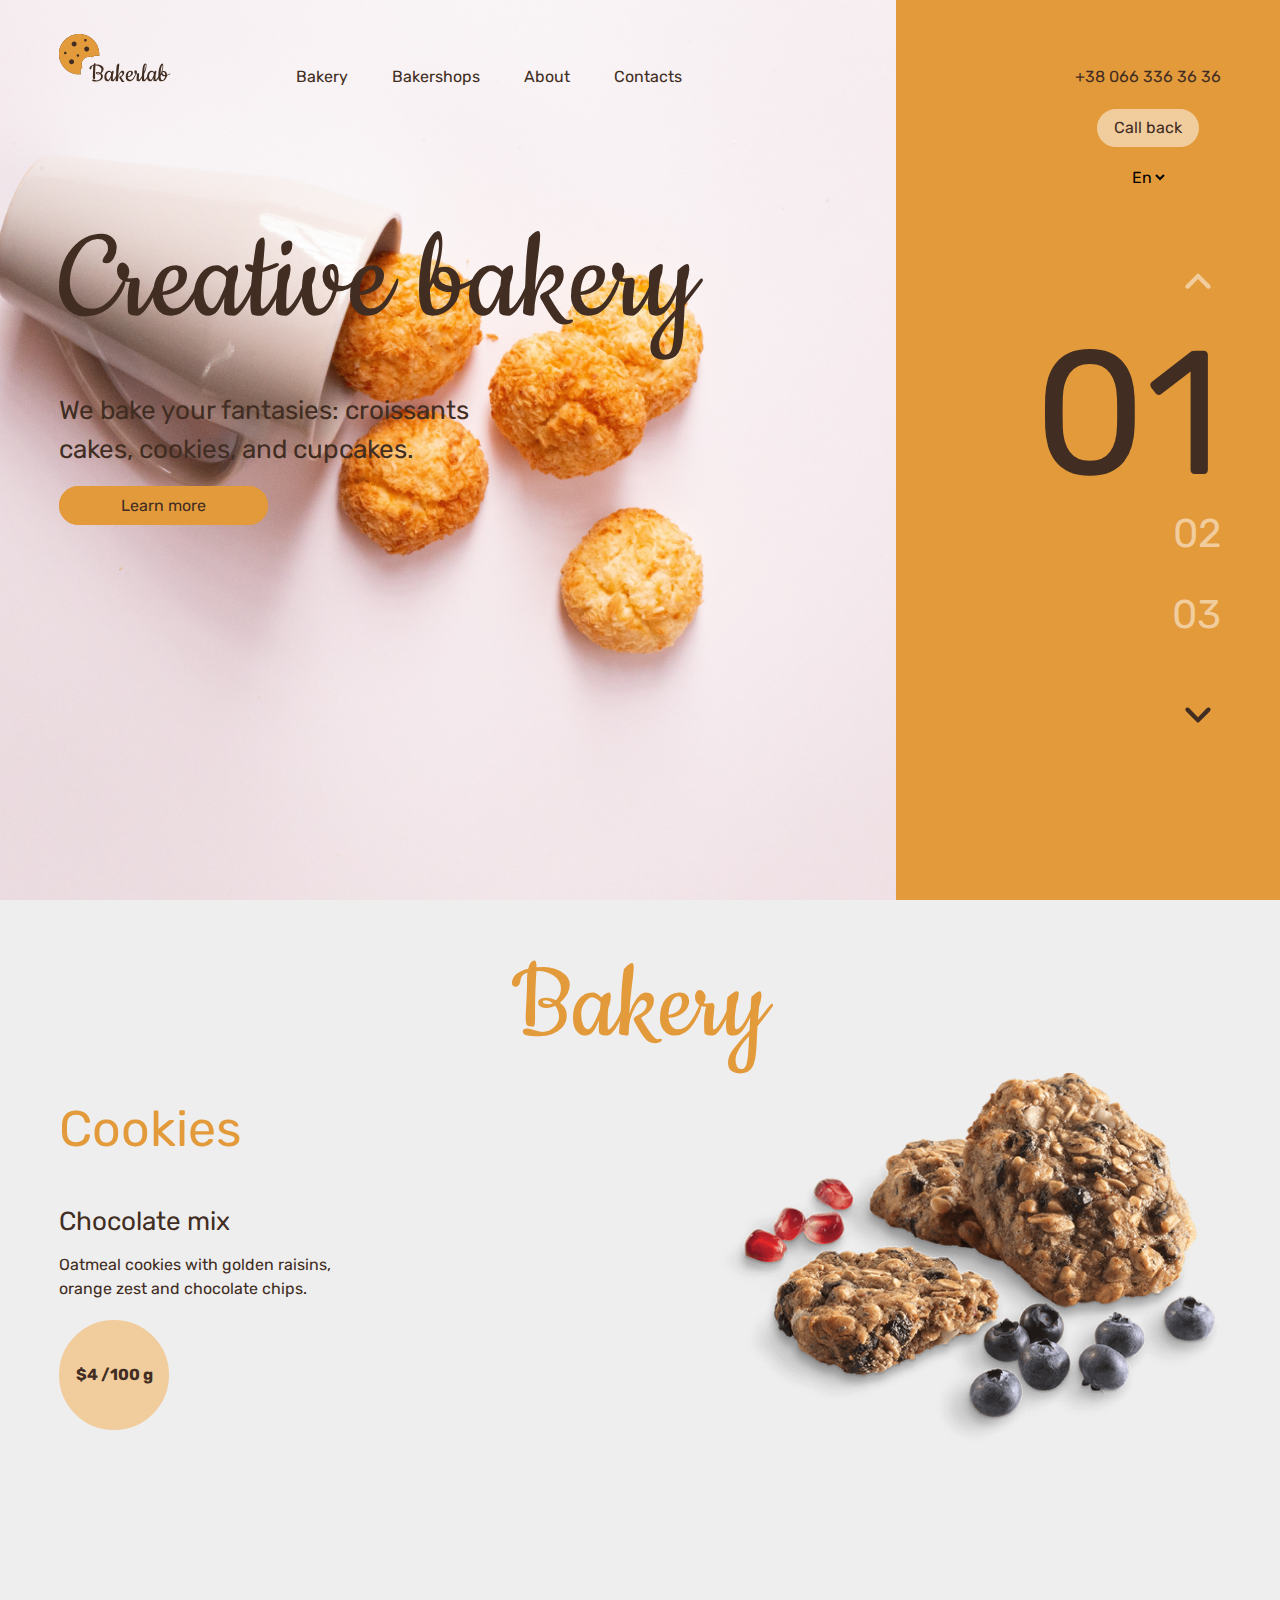
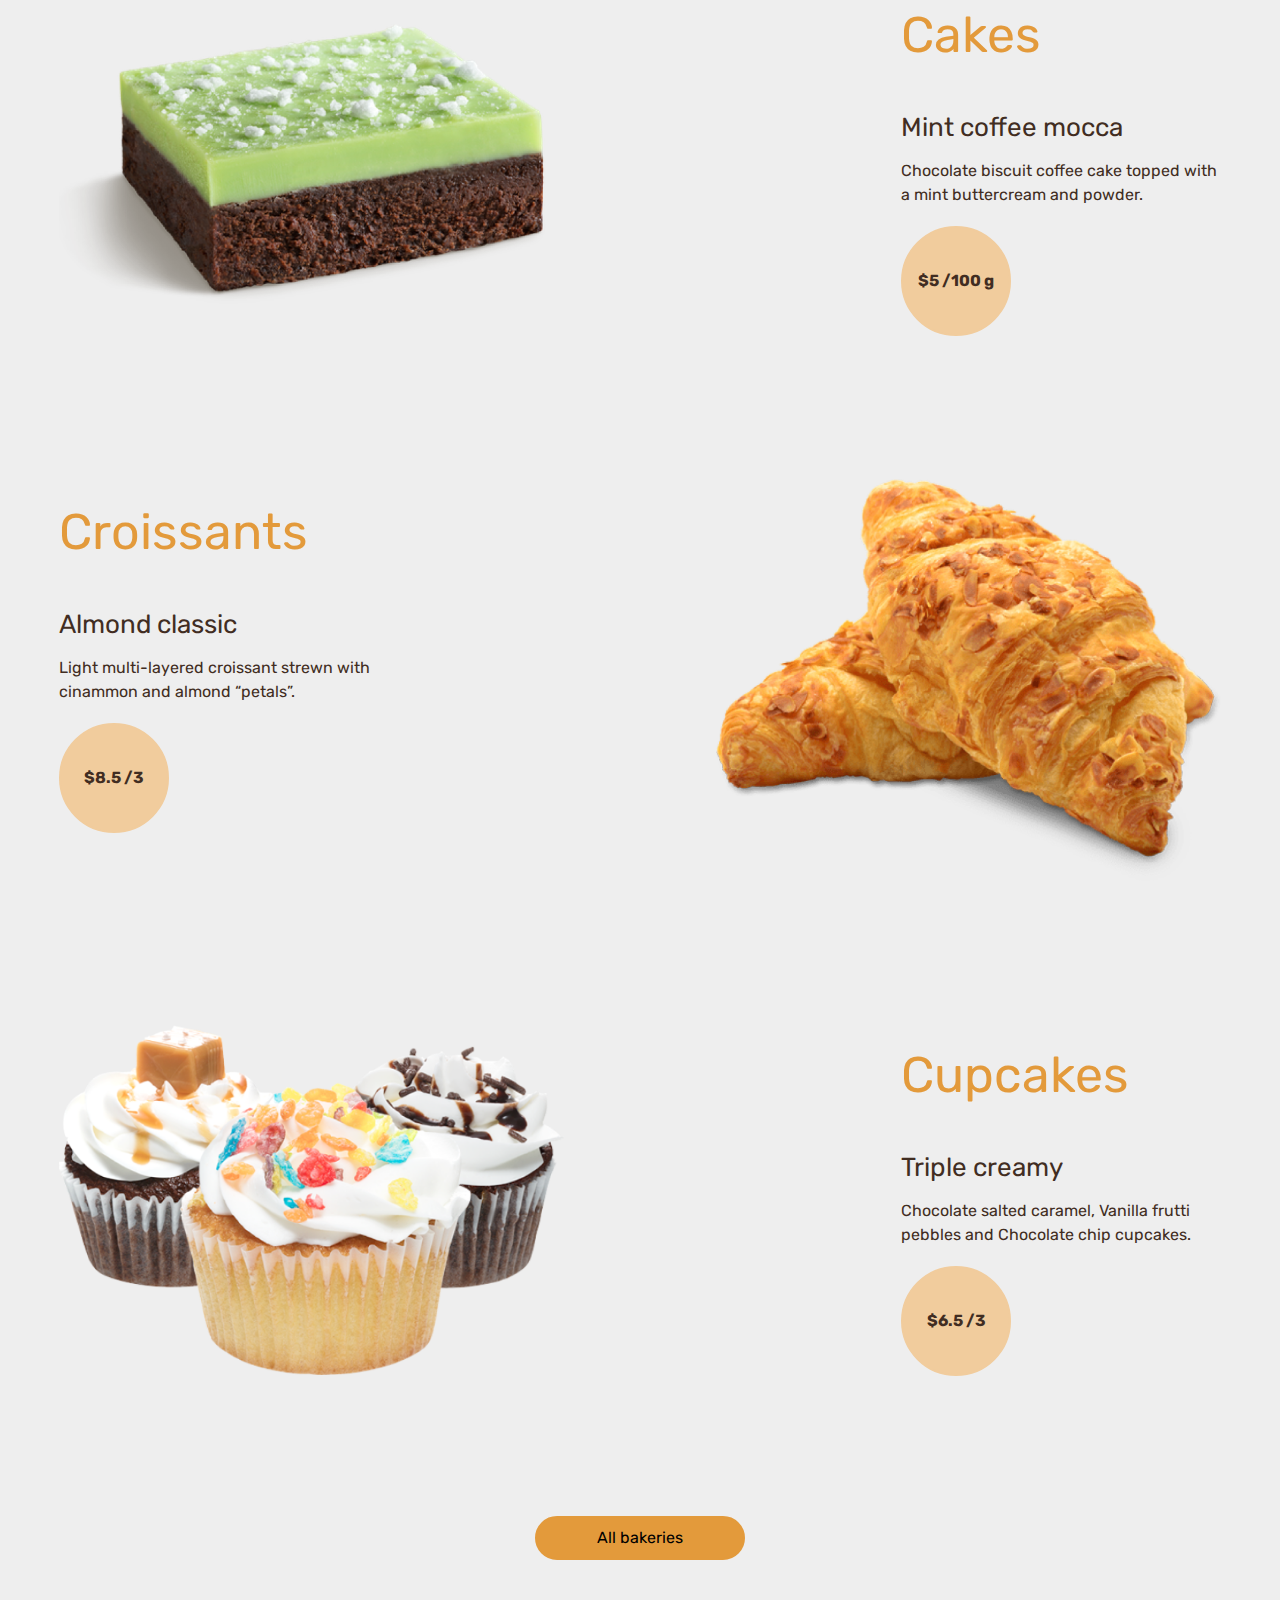
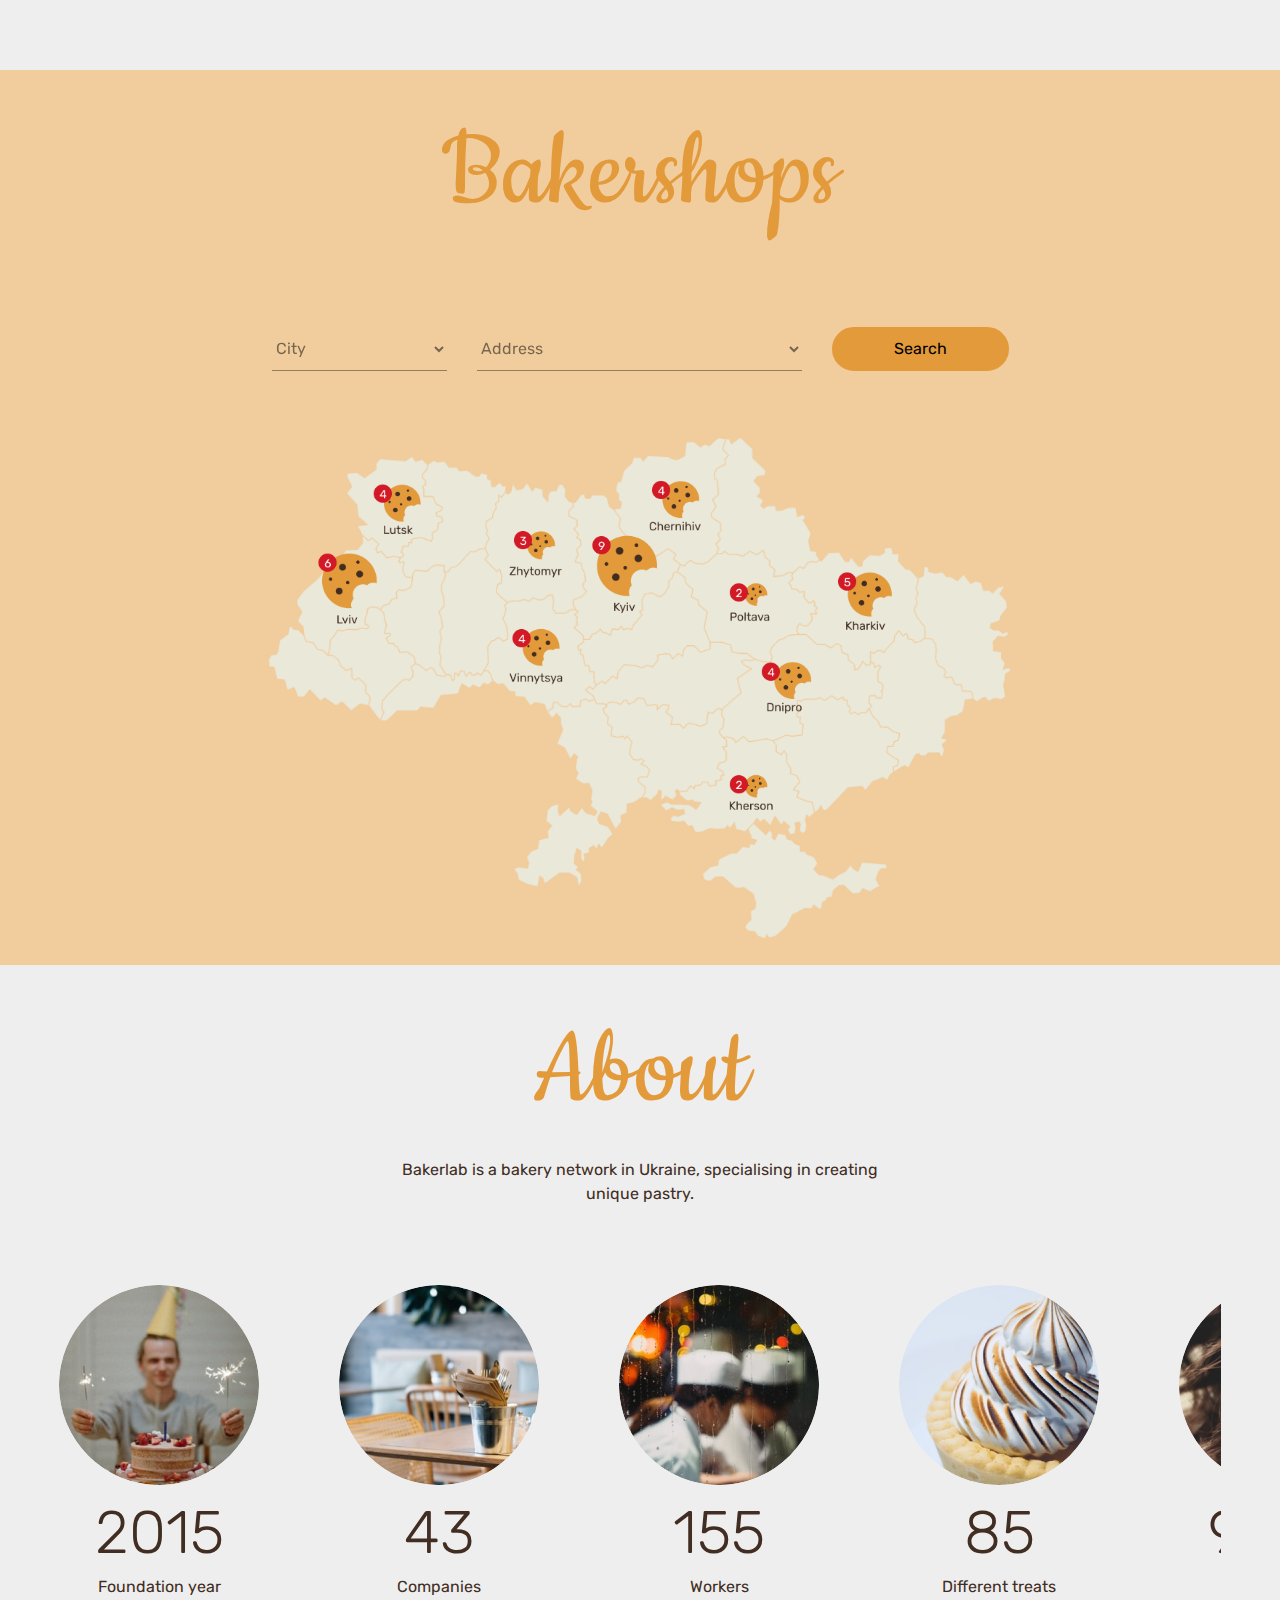
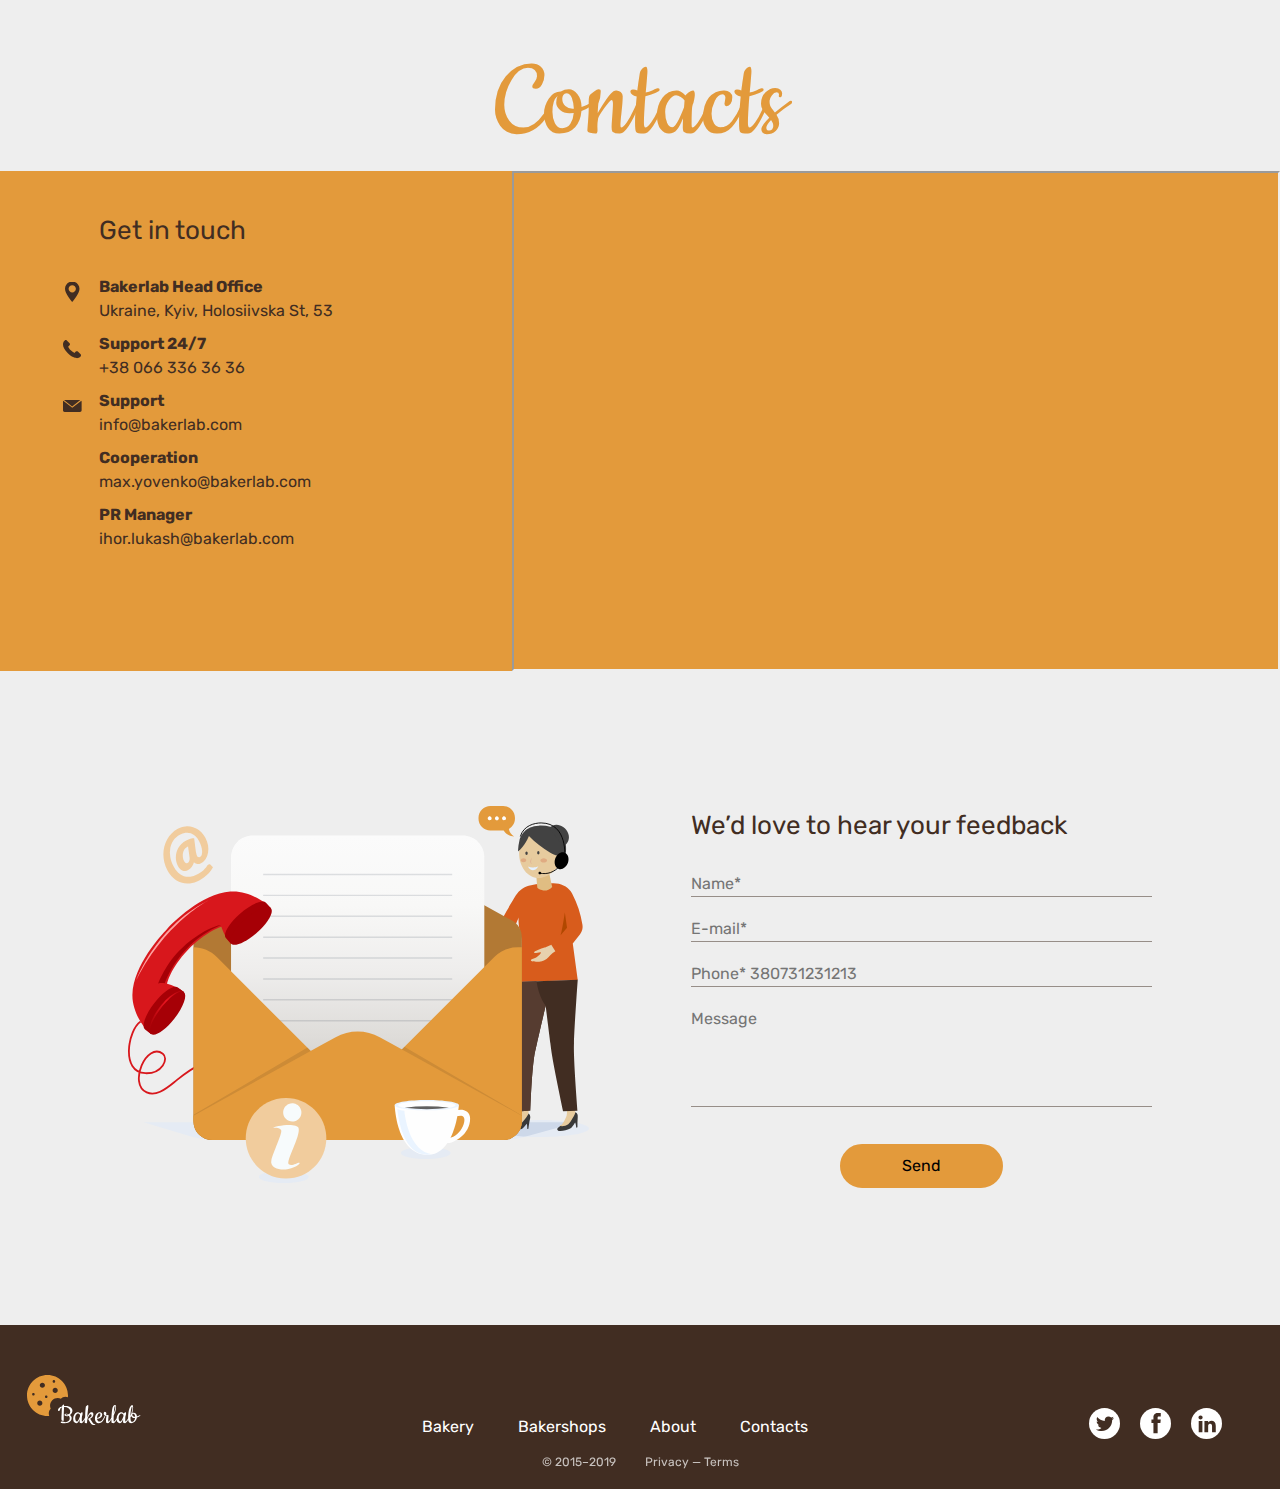
<file: index.html>
<!DOCTYPE html><html lang="en"><head><meta charset="UTF-8"><meta name="viewport" content="width=device-width, initial-scale=1.0"><title>Creative Bakery</title><link rel="stylesheet" href="main.84f94bdd.css"><link rel="shortcut icon" href="cookies.c7389770.svg"></head><body class="page"> <header class="header"> <div class="header__background-sliders"> <span class="header__background header__background-showing"></span> <span class="header__background"></span> <span class="header__background"></span> </div> <div class="header__container"> <div class="header__top"> <a href="#"> <img src="logo.afb66d21.svg" alt="Logo" class="header__logo"> </a> <div class="header__wrapper"> <div class="header__nav nav"> <ul class="nav__list nav__list--mobile"> <li class="nav__item nav__item--mobile"> <a href="#bakery" class="nav__link nav__link--mobile">Bakery</a> </li> <li class="nav__item nav__item--mobile"> <a href="#bakershops" class="nav__link nav__link--mobile">Bakershops</a> </li> <li class="nav__item nav__item--mobile"> <a href="#about" class="nav__link nav__link--mobile">About</a> </li> <li class="nav__item nav__item--mobile"> <a href="#contacts" class="nav__link nav__link--mobile">Contacts</a> </li> </ul> </div> <div class="header__call"> <a href="tel: +38 066 336 36 36" class="header__call-number">+38 066 336 36 36</a> <a href="tel: +38 066 336 36 36" class="header__call-button">Call back</a> <select class="header__select"> <option value="1">En</option> <option value="2">Ru</option> </select> </div> </div> <button class="header__burger" id="toggler"></button> </div> <div class="header__bottom"> <div class="header__left-bottom"> <h1 class="header__main-title">Creative bakery</h1> <p class="header__text"> We bake your fantasies: croissants <br> cakes, cookies, and cupcakes. <br> <span class="header__hiddenText"> Lorem ipsum dolor sit amet consectetur adipisicing elit. Temporibus explicabo sunt laudantium maxime odio. Temporibus nostrum molestiae quae deleniti debitis dolore provident ipsam! Modi, ipsa! </span> </p> <a class="header__button">Learn more</a> </div> <div class="header__right-bottom"> <button class="header__switchPrev header__switchPrev--passive"></button> <div class="header__number header__number--active">01</div> <div class="header__number">02</div> <div class="header__number">03</div> <button class="header__switchNext header__switchNext--active"></button> </div> </div> </div> </header> <main class="page__content content"> <section class="content__bakery bakery"> <h2 class="bakery__title" id="bakery">Bakery</h2> <div class="bakery__product product"> <div class="product__discription"> <h3 class="product__title">Cookies</h3> <h4 class="product__subtitle">Chocolate mix</h4> <p class="product__text">Oatmeal cookies with golden raisins, orange zest and chocolate chips. </p> <div class="product__button-price"> <span class="product__price">$4</span> <span class="product__amount">100 g</span> </div> </div> <div class="product__wrapper"> <img src="1.9d76d55e.png" alt="cookies" class="product__image"> </div> </div> <div class="bakery__product product product--revers"> <div class="product__discription"> <h3 class="product__title">Cakes</h3> <h4 class="product__subtitle">Mint coffee mocca</h4> <p class="product__text">Chocolate biscuit coffee cake topped with a mint buttercream and powder. </p> <div class="product__button-price"> <span class="product__price">$5</span> <span class="product__amount">100 g</span> </div> </div> <div class="product__wrapper product__wrapper--revers"> <img src="2.0a461f6a.png" alt="Cakes" class="product__image"> </div> </div> <div class="bakery__product product"> <div class="product__discription"> <h3 class="product__title">Croissants</h3> <h4 class="product__subtitle">Almond classic</h4> <p class="product__text">Light multi-layered croissant strewn with cinammon and almond “petals”. </p> <div class="product__button-price"> <span class="product__price">$8.5</span> <span class="product__amount">3</span> </div> </div> <div class="product__wrapper"> <img src="3.236c9367.png" alt="Croissants" class="product__image"> </div> </div> <div class="bakery__product product product--revers"> <div class="product__discription"> <h3 class="product__title">Cupcakes</h3> <h4 class="product__subtitle">Triple creamy</h4> <p class="product__text">Chocolate salted caramel, Vanilla frutti pebbles and Chocolate chip cupcakes. </p> <div class="product__button-price"> <span class="product__price">$6.5</span> <span class="product__amount">3</span> </div> </div> <div class="product__wrapper product__wrapper--revers"> <img src="4.eb648c22.png" alt="Cupcakes" class="product__image"> </div> </div> <div class="bakery__product product product--hidden"> <div class="product__discription"> <h3 class="product__title">Cookies</h3> <h4 class="product__subtitle">Chocolate mix</h4> <p class="product__text">Oatmeal cookies with golden raisins, orange zest and chocolate chips. </p> <div class="product__button-price"> <span class="product__price">$4</span> <span class="product__amount">100 g</span> </div> </div> <div class="product__wrapper"> <img src="1.9d76d55e.png" alt="cookies" class="product__image"> </div> </div> <div class="bakery__product product product--hidden product--revers"> <div class="product__discription"> <h3 class="product__title">Cakes</h3> <h4 class="product__subtitle">Mint coffee mocca</h4> <p class="product__text">Chocolate biscuit coffee cake topped with a mint buttercream and powder. </p> <div class="product__button-price"> <span class="product__price">$5</span> <span class="product__amount">100 g</span> </div> </div> <div class="product__wrapper product__wrapper--revers"> <img src="2.0a461f6a.png" alt="Cakes" class="product__image"> </div> </div> <button class="bakery__button">All bakeries</button> </section> <section class="content__bakershops bakershops" id="bakershops"> <h2 class="bakershops__title">Bakershops</h2> <div class="bakershops__container"> <div class="bakershops__search"> <select class="bakershops__list bakershops__list--city"> <option value="City">City</option> <option value="Chernihiv">Chernihiv</option> <option value="Dnipro">Dnipro</option> <option value="Kharkiv">Kharkiv</option> <option value="Kherson">Kherson</option> <option value="Kyiv">Kyiv</option> <option value="Lutsk">Lutsk</option> <option value="Lviv">Lviv</option> <option value="Poltava">Poltava</option> <option value="Vinnytsya">Vinnytsya</option> <option value="Zhytomyr">Zhytomyr</option> </select> <select class="bakershops__list bakershops__list--address"> <option value="Address">Address</option> <option value="Address1">Address 1</option> <option value="Address2">Address 2</option> <option value="Address3">Address 3</option> </select> <button class="bakershops__button">Search</button> </div> <img class="bakershops__image" src="map.a4a9e9d7.png" alt="map"> </div> </section> <section class="content__about about" id="about"> <h2 class="about__title">About</h2> <span class="about__text">Bakerlab is a bakery network in Ukraine, specialising in creating unique pastry. </span> <div class="about__container"> <div class="about__qualities qualities"> <img class="qualities__image" src="qualities_1.68ae4b34.png" alt="1"> <span class="qualities__value">2015</span> <span class="qualities__text">Foundation year</span> </div> <div class="about__qualities qualities"> <img class="qualities__image" src="qualities_2.0116c1e6.png" alt="1"> <span class="qualities__value">43</span> <span class="qualities__text">Companies</span> </div> <div class="about__qualities qualities"> <img class="qualities__image" src="qualities_3.d6dd3755.png" alt="1"> <span class="qualities__value">155</span> <span class="qualities__text">Workers</span> </div> <div class="about__qualities qualities"> <img class="qualities__image" src="qualities_4.526700f5.png" alt="1"> <span class="qualities__value">85</span> <span class="qualities__text">Different treats</span> </div> <div class="about__qualities qualities"> <img class="qualities__image" src="qualities_5.9553e34b.png" alt="1"> <span class="qualities__value">9580</span> <span class="qualities__text">Happy clients</span> </div> </div> </section> <section class="content__contacts contacts" id="contacts"> <div class="contacts__title-wrapper"> <h2 class="contacts__title">Contacts</h2> </div> <div class="contacts__container"> <div class="contacts__wrapper-info"> <div class="contacts__info"> <h3 class="contacts__subtitle">Get in touch</h3> <div class="contacts__info-container"> <a rel="noopener" target="_blank" href="https://www.google.com.ua/maps/search/Bakerlab+Head+Office+Ukraine,+Kyiv,+Holosiivska+St,+53/@50.3974538,30.5103708,17z/data=!3m1!4b1?hl=ru" class="contacts__text"> <span class="contacts__selected-text contacts__selected-text--place"> Bakerlab Head Office </span> <br> Ukraine, Kyiv, Holosiivska St, 53 </a> </div> <div class="contacts__info-container"> <a href="tel: +38 066 336 36 36" class="contacts__text"> <span class="contacts__selected-text contacts__selected-text--phone"> Support 24/7 </span> <br> +38 066 336 36 36 </a> </div> <div class="contacts__info-container"> <a href="mailto:info@bakerlab.com" class="contacts__text"> <span class="contacts__selected-text contacts__selected-text--letter"> Support </span> <br> info@bakerlab.com </a> </div> <div class="contacts__info-container"> <a href="mailto:max.yovenko@bakerlab.com" class="contacts__text"> <span class="contacts__selected-text"> Cooperation </span> <br> max.yovenko@bakerlab.com </a> </div> <div class="contacts__info-container"> <a href="mailto:ihor.lukash@bakerlab.com" class="contacts__text"> <span class="contacts__selected-text"> PR Manager </span> <br> ihor.lukash@bakerlab.com </a> </div> </div> <div class="contacts__google-map"> <iframe class="contacts__map" src="https://www.google.com/maps/embed?pb=!1m16!1m12!1m3!1d2543.3425261500433!2d30.510370815801917!3d50.397453799063115!2m3!1f0!2f0!3f0!3m2!1i1024!2i768!4f13.1!2m1!1sBakerlab%20Head%20Office%20Ukraine%2C%20Kyiv%2C%20Holosiivska%20St%2C%2053!5e0!3m2!1sru!2sua!4v1618579774194!5m2!1sru!2sua" allowfullscreen loading="lazy"> </iframe> </div> </div> </div> </section> <section class="content__feedback feedback"> <div class="feedback__container"> <div class="feedback__image-wrapper"> <img class="feedback__image" src="feedback-image.fd799e89.svg" alt="Feedback image"> </div> <div class="feedback__form-wrapper"> <h3 class="feedback__title"> We’d love to hear your feedback </h3> <form action="#" method="GET" class="feedback__form"> <label for="name"> <input type="text" name="name" id="name" class="feedback__form-field" required placeholder="Name*"> </label> <label for="email"> <input type="email" name="email" id="email" class="feedback__form-field" required placeholder="E-mail*"> </label> <label for="tel"> <input type="tel" name="tel" id="tel" class="feedback__form-field" required placeholder="Phone* 380731231213" pattern="380[0-9]{9}"> </label> <textarea class="feedback__form-field feedback__form-field--textarea" name="message" id="message" placeholder="Message" required></textarea> <button class="feedback__form-button" type="submit"> Send </button> </form> </div> </div> </section> </main> <footer class="footer"> <div class="footer__container"> <div class="footer__top"> <a href="#"> <img src="footer-logo.506f28af.svg" alt="Logo" class="footer__logo"> </a> <div class="footer__nav nav"> <ul class="nav__list"> <li class="nav__item"> <a href="#bakery" class="nav__link">Bakery</a> </li> <li class="nav__item"> <a href="#bakershops" class="nav__link">Bakershops</a> </li> <li class="nav__item"> <a href="#about" class="nav__link">About</a> </li> <li class="nav__item"> <a href="#contacts" class="nav__link">Contacts</a> </li> </ul> </div> <div class="footer__icons"> <a rel="noopener" target="_blank" href="https://twitter.com/?lang=ru" class="footer__icon-link"> <img class="footer__icon-image" src="twitter.b576503b.svg" alt="twitter link"> </a> <a rel="noopener" target="_blank" href="https://uk-ua.facebook.com/" class="footer__icon-link"> <img class="footer__icon-image" src="facebook.f0a8bcc0.svg" alt="facebook link"> </a> <a rel="noopener" target="_blank" href="https://www.linkedin.com/" class="footer__icon-link"> <img class="footer__icon-image" src="linkedin.9a0315be.svg" alt="linkedin link"> </a> </div> </div> <div class="footer__bottom"> <span class="footer__copyright">© 2015–2019</span> <a href="#" class="footer__terms">Privacy — Terms</a> </div> </div> </footer> </body><script type="text/javascript" src="main.ae447bac.js"></script></html>
</file>
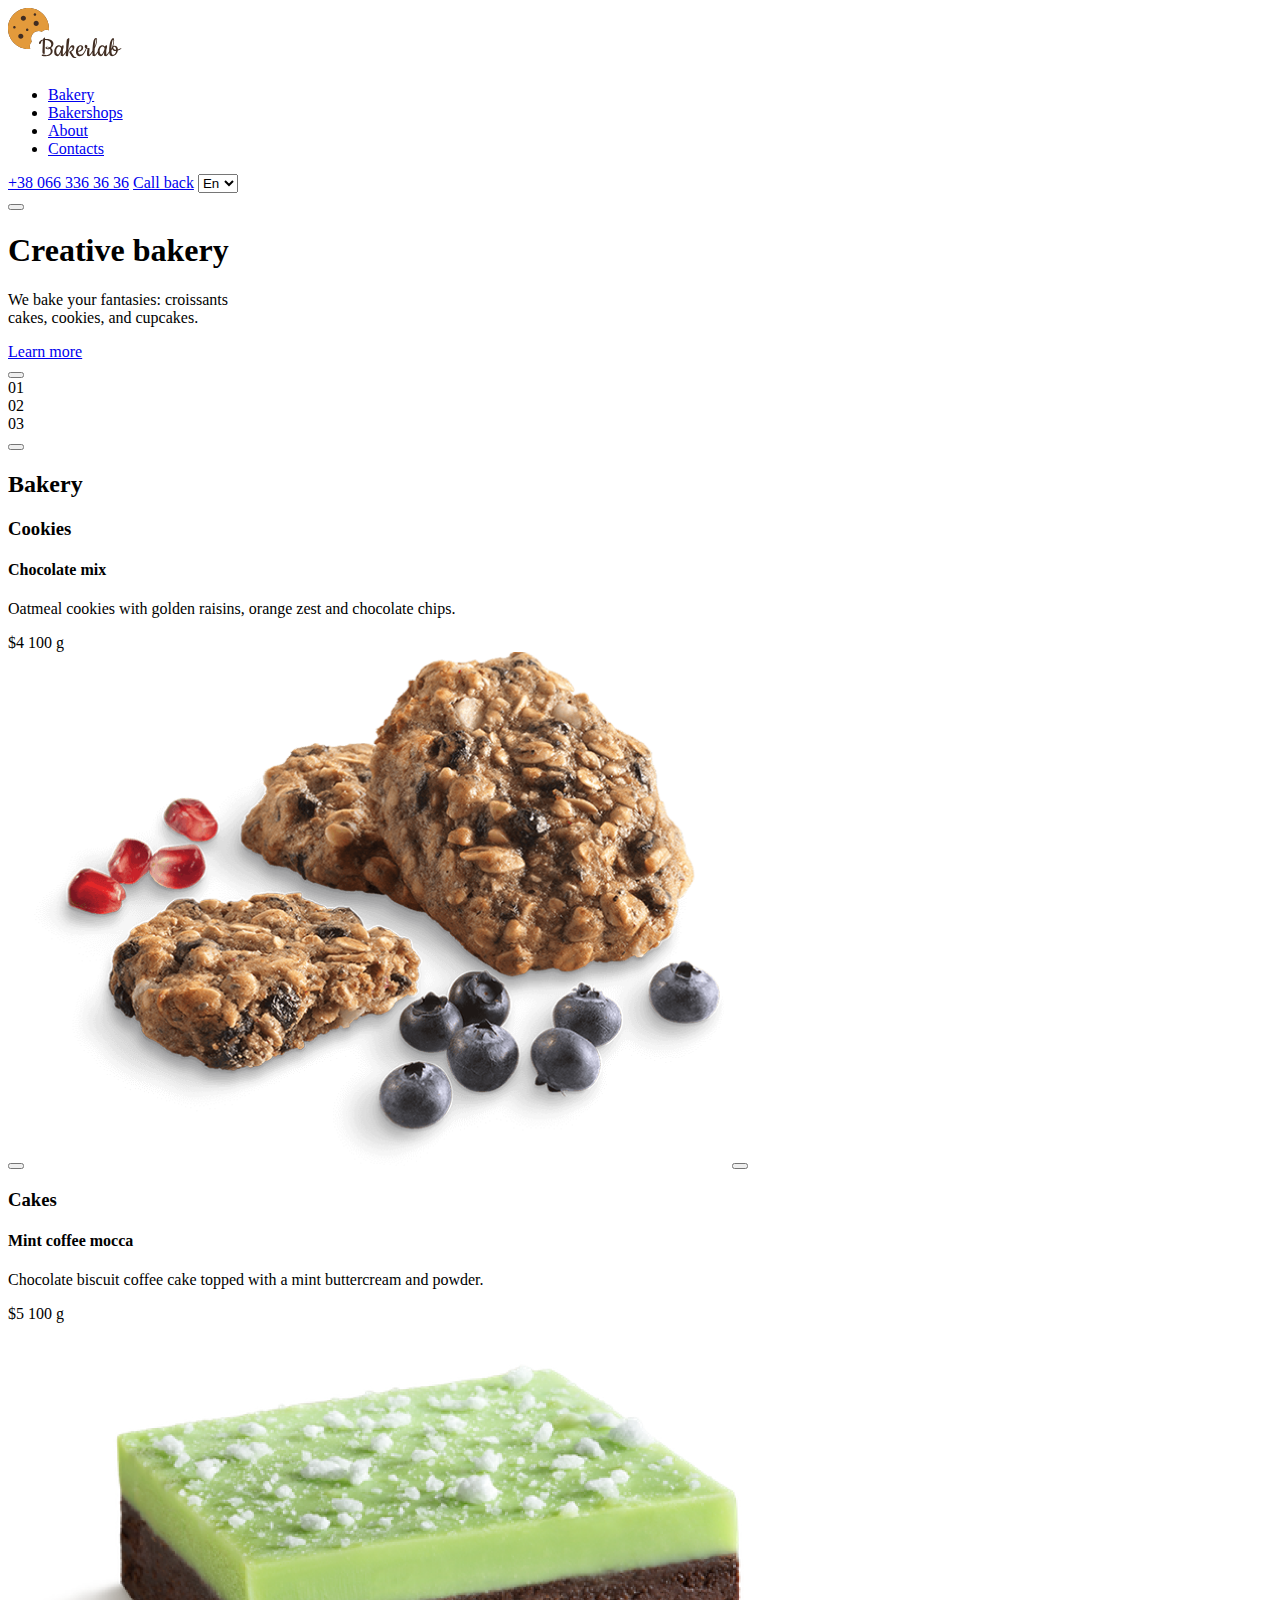
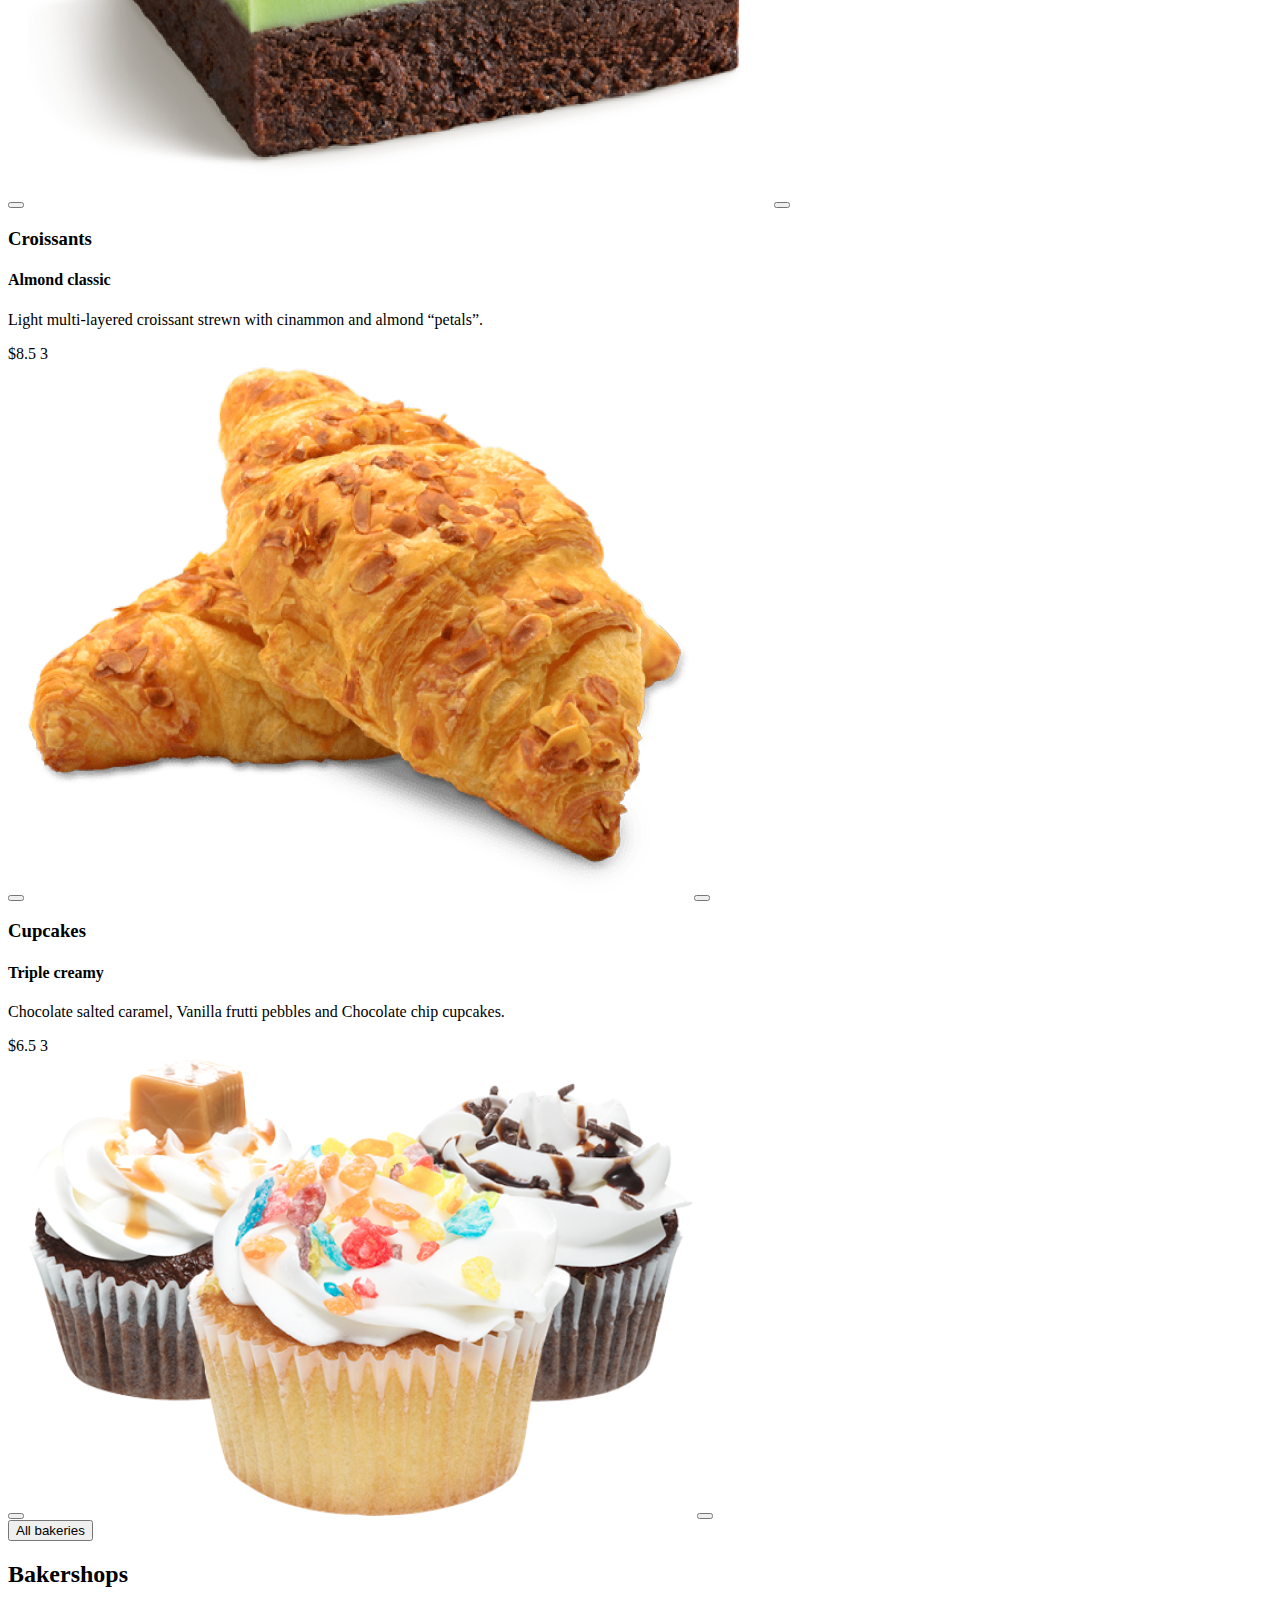
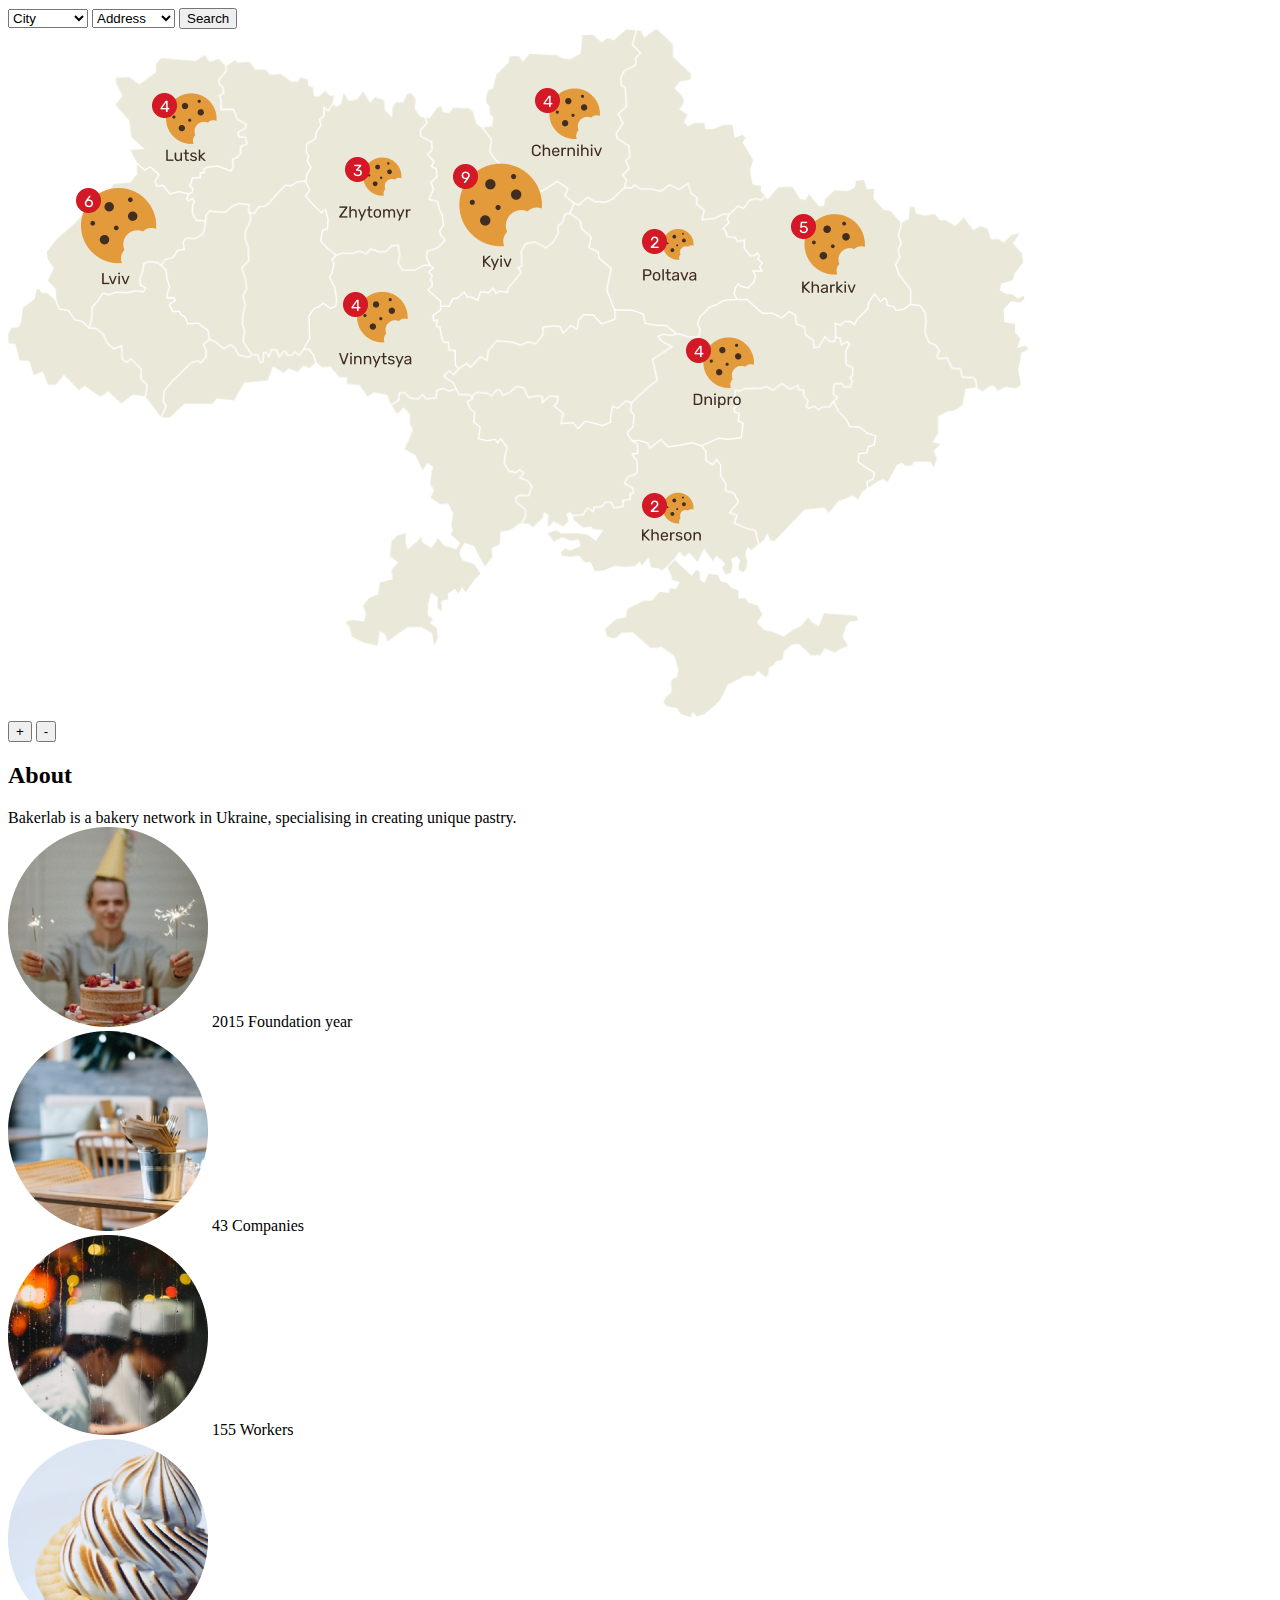
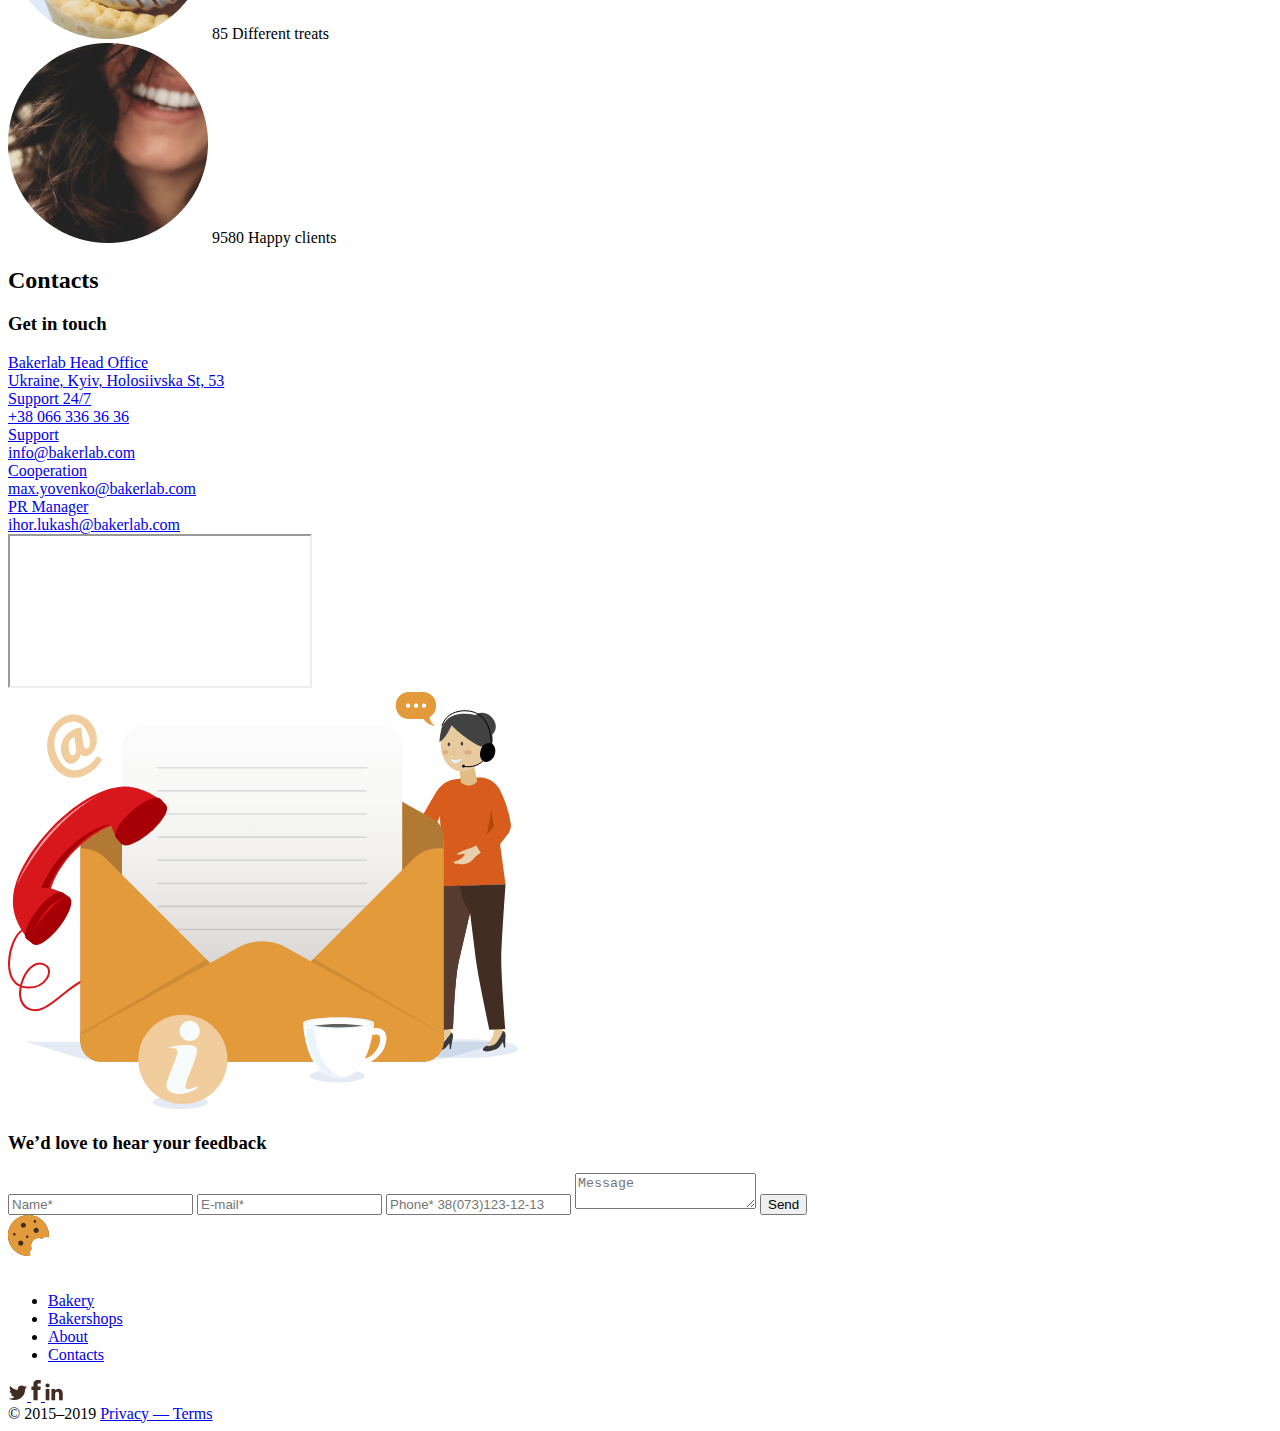
<file: src/index.html>
<!DOCTYPE html>
<html lang="en">
  <head>
    <meta charset="UTF-8">
    <meta name="viewport" content="width=device-width, initial-scale=1.0">
    <title>Creative Bakery</title>
    <link rel="stylesheet" href="./styles/main.scss">
    <link rel="shortcut icon" href="/images/cookies.svg">
  </head>
  <body class="page">
    <header class="header">
      <div class="header__background"></div>
      <div class="header__container">
        <div class="header__top">
          <a href="#">
            <img
              src="./images/logo.svg"
              alt="Logo"
              class="header__logo"
            >
          </a>
          <div class="header__wrapper">
            <div class="header__nav nav">
              <ul class="nav__list nav__list--mobile">
                <li class="nav__item nav__item--mobile">
                  <a href="#bakery" class="nav__link nav__link--mobile">Bakery</a>
                </li>
                <li class="nav__item nav__item--mobile">
                  <a href="#bakershops" class="nav__link nav__link--mobile">Bakershops</a>
                </li>
                <li class="nav__item nav__item--mobile">
                  <a href="#about" class="nav__link nav__link--mobile">About</a>
                </li>
                <li class="nav__item nav__item--mobile">
                  <a href="#contacts" class="nav__link nav__link--mobile">Contacts</a>
                </li>
              </ul>
            </div>
            <div class="header__call">
              <a href="tel: +38 066 336 36 36" class="header__call-number">+38 066 336 36 36</a>
              <a href="tel: +38 066 336 36 36" class="header__call-button">Call back</a>
              <select class="header__select">
                <option value="1">En</option>
                <option value="2">Ru</option>
              </select>
            </div>
          </div>
          <button class="header__burger" id="toggler"></button>
        </div>
        <div class="header__bottom">
          <div class="header__left-bottom">
            <h1 class="header__main-title">Creative bakery</h1>
            <p class="header__text">
              We bake your fantasies: croissants <br>
              cakes, cookies, and cupcakes.
            </p>
            <a href="#" class="header__button">Learn more</a>
          </div>
          <div class="header__right-bottom">
            <button class="header__switch"></button>
            <div class="header__number header__number--active">01</div>
            <div class="header__number">02</div>
            <div class="header__number">03</div>
            <button class="header__switch header__switch--active"></button>
          </div>
        </div>
      </div>
    </header>
    <main class="page__content content">
      <section class="content__bakery bakery">
        <h2 class="bakery__title" id="bakery">Bakery</h2>
        <div class="bakery__product product">
          <div class="product__discription">
            <h3 class="product__title">Cookies</h3>
            <h4 class="product__subtitle">Chocolate mix</h4>
            <p class="product__text">Oatmeal cookies with golden raisins, orange zest and chocolate
              chips.
            </p>
            <div class="product__button-price">
              <span class="product__price">$4</span>
              <span class="product__amount">100 g</span>
            </div>
          </div>
          <div class="product__wrapper">
            <button class="product__switch"></button>
            <img
              src="./images/1.png"
              alt="cookies"
              class="product__image"
            >
            <button class="product__switch product__switch--active"></button>
          </div>
        </div>
        <div class="bakery__product product product--revers">
          <div class="product__discription">
            <h3 class="product__title">Cakes</h3>
            <h4 class="product__subtitle">Mint coffee mocca</h4>
            <p class="product__text">Chocolate biscuit coffee cake topped with a mint buttercream
              and powder.
            </p>
            <div class="product__button-price">
              <span class="product__price">$5</span>
              <span class="product__amount">100 g</span>
            </div>
          </div>
          <div class="product__wrapper product__wrapper--revers">
            <button class="product__switch"></button>
            <img
              src="./images/2.png"
              alt="Cakes"
              class="product__image"
            >
            <button class="product__switch product__switch--active"></button>
          </div>
        </div>
        <div class="bakery__product product">
          <div class="product__discription">
            <h3 class="product__title">Croissants</h3>
            <h4 class="product__subtitle">Almond classic</h4>
            <p class="product__text">Light multi-layered croissant strewn with cinammon and almond
              “petals”.
            </p>
            <div class="product__button-price">
              <span class="product__price">$8.5</span>
              <span class="product__amount">3</span>
            </div>
          </div>
          <div class="product__wrapper">
            <button class="product__switch"></button>
            <img
              src="./images/3.png"
              alt="Croissants"
              class="product__image"
            >
            <button class="product__switch product__switch--active"></button>
          </div>
        </div>
        <div class="bakery__product product product--revers">
          <div class="product__discription">
            <h3 class="product__title">Cupcakes</h3>
            <h4 class="product__subtitle">Triple creamy</h4>
            <p class="product__text">Chocolate salted caramel, Vanilla frutti pebbles and Chocolate
              chip cupcakes.
            </p>
            <div class="product__button-price">
              <span class="product__price">$6.5</span>
              <span class="product__amount">3</span>
            </div>
          </div>
          <div class="product__wrapper product__wrapper--revers">
            <button class="product__switch"></button>
            <img
              src="./images/4.png"
              alt="Cupcakes"
              class="product__image"
            >
            <button class="product__switch product__switch--active"></button>
          </div>
        </div>
        <button class="bakery__button">All bakeries</button>
      </section>

      <section class="content__bakershops bakershops" id="bakershops">
        <h2 class="bakershops__title">Bakershops</h2>
        <div class="bakershops__container">
          <div class="bakershops__search">
            <select class="bakershops__list bakershops__list--city">
              <option value="City">City</option>
              <option value="Chernihiv">Chernihiv</option>
              <option value="Dnipro">Dnipro</option>
              <option value="Kharkiv">Kharkiv</option>
              <option value="Kherson">Kherson</option>
              <option value="Kyiv">Kyiv</option>
              <option value="Lutsk">Lutsk</option>
              <option value="Lviv">Lviv</option>
              <option value="Poltava">Poltava</option>
              <option value="Vinnytsya">Vinnytsya</option>
              <option value="Zhytomyr">Zhytomyr</option>
            </select>

            <select class="bakershops__list bakershops__list--address">
              <option value="Address">Address</option>
              <option value="Address1">Address 1</option>
              <option value="Address2">Address 2</option>
              <option value="Address3">Address 3</option>
            </select>

            <button class="bakershops__button">Search</button>
          </div>

          <img
              class="bakershops__image"
              src="./images/map.png"
              alt="map"
            >

          <div class="bakershops__zoom-map">
            <button class="bakershops__zoom-button">
              <span class="bakershops__plus">+</span>
            </button>

            <button class="bakershops__zoom-button">
              <span class="bakershops__minus">-</span>
            </button>
          </div>
        </div>
      </section>

      <section class="content__about about" id="about">
        <h2 class="about__title">About</h2>
        <span class="about__text">Bakerlab is a bakery network in Ukraine, specialising in creating
          unique pastry.
        </span>
        <div class="about__container">
          <div class="about__qualities qualities">
            <img
              class="qualities__image"
              src="./images/qualities_1.png"
              alt="1"
            >
            <span class="qualities__value">2015</span>
            <span class="qualities__text">Foundation year</span>
          </div>

          <div class="about__qualities qualities">
            <img
              class="qualities__image"
              src="./images/qualities_2.png"
              alt="1"
            >
            <span class="qualities__value">43</span>
            <span class="qualities__text">Companies</span>
          </div>

          <div class="about__qualities qualities">
            <img
              class="qualities__image"
              src="./images/qualities_3.png"
              alt="1"
            >
            <span class="qualities__value">155</span>
            <span class="qualities__text">Workers</span>
          </div>

          <div class="about__qualities qualities">
            <img
              class="qualities__image"
              src="./images/qualities_4.png"
              alt="1"
            >
            <span class="qualities__value">85</span>
            <span class="qualities__text">Different treats</span>
          </div>

          <div class="about__qualities qualities">
            <img
              class="qualities__image"
              src="./images/qualities_5.png"
              alt="1"
            >
            <span class="qualities__value">9580</span>
            <span class="qualities__text">Happy clients</span>
          </div>
        </div>

      </section>

      <section class="content__contacts contacts" id="contacts">
        <div class="contacts__title-wrapper">
          <h2 class="contacts__title">Contacts</h2>
        </div>
        <div class="contacts__container">
          <div class="contacts__wrapper-info">
            <div class="contacts__info">
              <h3 class="contacts__subtitle">Get in touch</h3>
              <div class="contacts__info-container">
                <a
                  target="_blank"
                  href="https://www.google.com.ua/maps/search/Bakerlab+Head+Office+Ukraine,+Kyiv,+Holosiivska+St,+53/@50.3974538,30.5103708,17z/data=!3m1!4b1?hl=ru"
                  class="contacts__text"
                >
                  <span class="contacts__selected-text contacts__selected-text--place">
                    Bakerlab Head Office
                  </span>
                  <br>
                  Ukraine, Kyiv, Holosiivska St, 53
                </a>
              </div>
              <div class="contacts__info-container">
                <a href="tel: +38 066 336 36 36" class="contacts__text">
                  <span class="contacts__selected-text contacts__selected-text--phone">
                    Support 24/7
                  </span>
                  <br>
                  +38 066 336 36 36
                </a>
              </div>
              <div class="contacts__info-container">
                <a href="mailto:info@bakerlab.com" class="contacts__text">
                  <span class="contacts__selected-text contacts__selected-text--letter">
                    Support
                  </span>
                  <br>
                  info@bakerlab.com
                </a>
              </div>
              <div class="contacts__info-container">
                <a href="mailto:max.yovenko@bakerlab.com" class="contacts__text">
                  <span class="contacts__selected-text">
                    Cooperation
                  </span>
                  <br>
                  max.yovenko@bakerlab.com
                </a>
              </div>
              <div class="contacts__info-container">
                <a href="mailto:ihor.lukash@bakerlab.com" class="contacts__text">
                  <span class="contacts__selected-text">
                    PR Manager
                  </span>
                  <br>
                  ihor.lukash@bakerlab.com
                </a>
              </div>
            </div>
            <div class="contacts__google-map">
              <iframe
                class="contacts__map"
                src="https://www.google.com/maps/embed?pb=!1m16!1m12!1m3!1d2543.3425261500433!2d30.510370815801917!3d50.397453799063115!2m3!1f0!2f0!3f0!3m2!1i1024!2i768!4f13.1!2m1!1sBakerlab%20Head%20Office%20Ukraine%2C%20Kyiv%2C%20Holosiivska%20St%2C%2053!5e0!3m2!1sru!2sua!4v1618579774194!5m2!1sru!2sua"
                allowfullscreen=""
                loading="lazy"
              >
              </iframe>
            </div>
          </div>
        </div>
      </section>

      <section class="content__feedback feedback">
        <div class="feedback__container">
          <div class="feedback__image-wrapper">
            <img
              class="feedback__image"
              src="./images/feedback-image.svg"
              alt="Feedback image"
            >
          </div>
          <div class="feedback__form-wrapper">
            <h3 class="feedback__title">
              We’d love to hear your feedback
            </h3>
            <form
              action="#"
              method="GET"
              class="feedback__form"
            >
              <label for="name">
                <input
                  type="text"
                  name="name"
                  id="name"
                  class="feedback__form-field"
                  required
                  placeholder="Name*"
                >
              </label>
              <label for="email">
                <input
                  type="email"
                  name="email"
                  id="email"
                  class="feedback__form-field"
                  required
                  placeholder="E-mail*"
                >
              </label>
              <label for="tel">
                <input
                  type="tel"
                  name="tel"
                  id="tel"
                  class="feedback__form-field"
                  required
                  placeholder="Phone* 38(073)123-12-13"
                  pattern="38\([0-9]{3}\)[0-9]{3}-[0-9]{2}-[0-9]{2}"
                >
              </label>

              <textarea
                class="feedback__form-field feedback__form-field--textarea"
                name="message"
                id="message"
                placeholder="Message"
                required
             ></textarea>

              <button class="feedback__form-button" type="submit">
                Send
              </button>

            </form>
          </div>
        </div>
      </section>
    </main>
    <footer class="footer">
      <div class="footer__container">
        <div class="footer__top">
          <a href="#">
            <img
              src="./images/footer-logo.svg"
              alt="Logo"
              class="footer__logo"
            >
          </a>
          <div class="footer__nav nav">
            <ul class="nav__list">
              <li class="nav__item">
                <a href="#bakery" class="nav__link">Bakery</a>
              </li>
              <li class="nav__item">
                <a href="#bakershops" class="nav__link">Bakershops</a>
              </li>
              <li class="nav__item">
                <a href="#about" class="nav__link">About</a>
              </li>
              <li class="nav__item">
                <a href="#contacts" class="nav__link">Contacts</a>
              </li>
            </ul>
          </div>
          <div class="footer__icons">
            <a
              target="_blank"
              href="https://twitter.com/?lang=ru"
              class="footer__icon-link"
            >
              <img
                class="footer__icon-image"
                src="./images/twitter.svg"
                alt="twitter link"
              >
            </a>
            <a
              target="_blank"
              href="https://uk-ua.facebook.com/"
              class="footer__icon-link"
            >
              <img
                class="footer__icon-image"
                src="./images/facebook.svg"
                alt="facebook link"
              >
            </a>
            <a
              target="_blank"
              href="https://www.linkedin.com/"
              class="footer__icon-link"
            >
              <img
                class="footer__icon-image"
                src="./images/linkedin.svg"
                alt="linkedin link"
              >
            </a>
          </div>
        </div>
        <div class="footer__bottom">
          <span class="footer__copyright">© 2015–2019</span>
          <a href="#" class="footer__terms">Privacy — Terms</a>
        </div>
      </div>
    </footer>
  </body>
  <script type="text/javascript" src="scripts/main.js"></script>
</html>
</file>
<file: main.84f94bdd.css>
@import url("https://fonts.googleapis.com/css2?family=Rubik:wght@400;700&display=swap");@import url("https://fonts.googleapis.com/css2?family=Cookie&display=swap");.about__title,.bakershops__title,.bakery__title,.contacts__title{margin-top:10px;font-family:Cookie,sans-serif;font-size:120px;line-height:133px;text-align:center;color:#e39a3b}@media (max-width:780px){.about__title,.bakershops__title,.bakery__title,.contacts__title{font-size:60px;line-height:67px}}.bakershops__button,.bakery__button,.feedback__form-button,.header__button{padding:8px 60px;background:#e39a3b;border-radius:40px;cursor:pointer;border:2px solid #e39a3b;transition:.2s linear;transition-property:background-color,opacity}.bakershops__button:hover,.bakery__button:hover,.feedback__form-button:hover,.header__button:hover{background-color:#fff}.bakershops__button:active,.bakery__button:active,.feedback__form-button:active,.header__button:active{background-color:rgba(227,154,59,.8)}.header__call-button,.product__button-price{background:#f1cc9d;cursor:pointer;border:2px solid #f1cc9d;transition:.2s linear;transition-property:background-color,opacity}.header__call-button:hover,.product__button-price:hover{background-color:#fff}.header__call-button:active,.product__button-price:active{background-color:rgba(241,204,157,.8)}@font-face{font-family:Roboto;src:url(Roboto-Regular-webfont.1b7be813.woff) format("woff");font-weight:400;font-style:normal}a,article,body,button,div,footer,form,h1,h2,h3,h4,h5,h6,header,html,img,input,label,li,menu,nav,ol,p,section,select,span,textarea,ul{margin:0;padding:0;border:none;outline:none;font:inherit;font-size:100%;vertical-align:baseline}ol,ul{list-style:none}a{text-decoration:none;color:inherit}button,input,select,textarea{background-color:transparent}input:-webkit-autofill,input:-webkit-autofill:focus textarea:-webkit-autofill,input:-webkit-autofill:hover,select:-webkit-autofill,select:-webkit-autofill:focus,select:-webkit-autofill:hover,textarea:-webkit-autofill:hover textarea:-webkit-autofill:focus{-webkit-box-shadow:0 0 0 1000px #eee inset!important}.header{position:relative;z-index:-1;background-color:#e39a3b;height:100vh;min-height:600px}@media (max-width:1024px){.header{background-color:#eee}}.header__background-sliders{position:absolute;height:100%;width:100%;z-index:-3}.header__background{position:absolute;height:100%;min-width:70vw;opacity:0;transition:.3s;background-size:cover;background-position:50%}.header__background:first-of-type{background-image:url(bake-cream-puff-cup.ad79853a.png)}.header__background:nth-of-type(2){background-image:url(baked-bakery-baking.b7e6be81.png)}.header__background:nth-of-type(3){background-image:url(bread-croissant-cup.d5325edd.png)}.header__background-showing{opacity:1}@media (max-width:1024px){.header__background{min-width:100%}}.header__container{display:flex;flex-direction:column;padding:34px 59px;margin:0 auto;max-width:1600px;height:80%}@media (max-width:1024px){.header__container{height:100%}}@media (max-width:780px){.header__container{padding:15px}}.header__top{display:flex;justify-content:space-between;align-items:baseline;width:100%}.header__logo{height:48px;width:112px;object-fit:cover;object-position:top}@media (max-width:780px){.header__logo{height:42px;width:84px}}.header__wrapper{display:flex;width:80%;justify-content:space-between;align-items:center;transition:transform .3s linear}@media (max-width:1280px){.header__wrapper{align-items:flex-start}}@media (max-width:1024px){.header__wrapper{position:fixed;right:-50vw;top:0;bottom:0;width:50vw;background-color:#e39a3b;z-index:1;flex-direction:column;padding:85px 50px;transform:none;overflow-y:scroll}}@media (max-width:780px){.header__wrapper{padding:85px 16px}}@media (max-width:1024px){.header__wrapper--active{transform:translateX(-50vw)}}.header__call{display:flex;justify-content:center;align-items:center;gap:20px}@media (max-width:1280px){.header__call{flex-direction:column}}@media (max-width:1024px){.header__call{align-items:start}}@media (max-width:1024px){.header__call-number{margin-bottom:30px}}.header__call-button{font-size:16px;line-height:24px;padding:5px 15px;border-radius:40px}@media (max-width:1024px){.header__call-button{margin-bottom:30px}}.header__select{background-color:transparent}.header__burger{position:fixed;z-index:3;right:16px;top:30px;display:none;height:25px;width:25px;background-image:url(burger.fec1817b.svg);background-size:cover;cursor:pointer;transition:transform .3s linear}@media (max-width:1024px){.header__burger{display:block}}.header__burger--active{background-image:url(close.95daf9bb.svg);transform:rotate(180deg)}.header__bottom{display:flex;justify-content:space-between;height:100%;margin-top:50px}@media (max-width:1024px){.header__bottom{flex-direction:column;justify-content:space-around}}.header__main-title{font-family:Cookie,sans-serif;font-size:160px;line-height:177px;color:#412d22;margin-bottom:20px}@media (max-width:1280px){.header__main-title{margin-top:-250px;font-size:140px}}@media (max-width:1024px){.header__main-title{margin:0}}@media (max-width:780px){.header__main-title{margin-bottom:20px;font-size:100px;line-height:80%}}.header__text{font-size:26px;line-height:39px;margin-bottom:25px;width:80%}@media (max-width:780px){.header__text{font-size:16px}}.header__hiddenText{display:none}.header__hiddenText--showing{display:inline-block}.header__left-bottom{align-self:center}.header__right-bottom{align-self:center;display:flex;flex-direction:column;align-items:flex-end;gap:20px}@media (max-width:1024px){.header__right-bottom{height:25%;flex-direction:row;align-items:center;justify-content:center}}.header__switchPrev{height:16px;width:26px;margin-right:10px;background-size:cover;cursor:pointer;margin-top:35px}@media (max-width:1024px){.header__switchPrev{transform:rotate(-90deg);margin:0}}.header__switchPrev--passive{background-image:url(passive.1769c946.svg)}.header__switchPrev--active{background-image:url(active.708d9863.svg);transform:rotate(-180deg)}@media (max-width:1024px){.header__switchPrev--active{transform:rotate(90deg);margin:0}}.header__switchNext{height:16px;width:26px;margin-right:10px;background-size:cover;cursor:pointer;margin-top:35px}@media (max-width:1024px){.header__switchNext{transform:rotate(-90deg);margin:0}}.header__switchNext--passive{background-image:url(passive.1769c946.svg);transform:rotate(-180deg)}@media (max-width:1024px){.header__switchNext--passive{transform:rotate(90deg);margin:0}}.header__switchNext--active{background-image:url(active.708d9863.svg)}.header__number{font-size:40px;line-height:47px;color:#f1cc9d;margin-bottom:14px}@media (max-width:1024px){.header__number{font-size:40px;line-height:40px;margin:0;color:#e39a3b}}@media (max-width:780px){.header__number{font-size:16px;line-height:16px}}.header__number--active{margin-bottom:-28px;font-size:176px;line-height:209px;color:#412d22}@media (max-width:1024px){.header__number--active{font-size:80px;line-height:40px;margin:0}}@media (max-width:780px){.header__number--active{font-size:40px;line-height:40px}}.nav__list{display:flex;justify-content:space-between;gap:34px}@media (max-width:780px){.nav__list{flex-direction:column}}@media (max-width:1024px){.nav__list--mobile{flex-direction:column;gap:0}}@media (max-width:1024px){.nav__item--mobile{margin-bottom:50px}}@media (max-width:780px){.nav__item--mobile{margin-bottom:30px}}.nav__link{padding:5px;transition:color .2s linear}.nav__link:hover{color:#e39a3b}@media (max-width:1024px){.nav__link--mobile{margin-left:-5px}.nav__link--mobile:hover{color:#fff}}.content{position:relative;z-index:-3}.bakery{display:flex;flex-direction:column;max-width:1600px;margin:0 auto;padding:30px 59px}@media (max-width:780px){.bakery{padding:30px 16px}}.bakery__product{margin-bottom:135px}@media (max-width:1024px){.bakery__product{margin-bottom:40px}}.bakery__button{margin:0 auto 80px}.product{display:grid;grid-template-columns:320px 1fr;justify-content:center;transition:opacity 2s linear}@media (max-width:1024px){.product{grid-template-columns:1fr}}.product--hidden{opacity:0;display:none}.product--revers{grid-template-columns:1fr 320px}@media (max-width:1024px){.product--revers{grid-template-columns:1fr}}.product__discription{display:flex;flex-direction:column;margin-top:27px}@media (max-width:1024px){.product__discription{align-items:center}}@media (max-width:780px){.product__discription{align-items:flex-start}}.product__title{margin-bottom:43px;font-size:50px;line-height:59px;color:#e39a3b}@media (max-width:780px){.product__title{margin-bottom:15px;font-size:35px;line-height:41px}}.product__subtitle{font-size:26px;line-height:39px;color:#412d22;margin-bottom:12px}@media (max-width:780px){.product__subtitle{font-size:20px;line-height:30px}}.product__text{margin-bottom:19px}@media (max-width:1024px){.product__text{width:50%;text-align:center}}@media (max-width:780px){.product__text{width:100%;text-align:start}}.product__button-price{display:flex;height:110px;width:110px;margin-bottom:5px;justify-content:center;align-items:center;border-radius:50%;font-weight:700}@media (max-width:780px){.product__button-price{height:65px;width:65px;flex-direction:column}}.product__price:after{content:" /"}@media (max-width:780px){.product__price:after{content:""}}.product__wrapper{display:flex;justify-content:flex-end;align-items:center;gap:50px}@media (max-width:1024px){.product__wrapper{justify-content:center}}@media (max-width:780px){.product__wrapper{gap:0}}.product__wrapper--revers{order:-1;justify-content:flex-start}@media (max-width:1024px){.product__wrapper--revers{order:0;justify-content:center}}.product__image{max-width:60%;transition:transform .3s linear}.product__image:hover{transform:scale(1.1)}@media (max-width:780px){.product__image{min-width:230px}}.bakershops{background-color:#f1cc9d;padding:27px 30px;max-height:100vh}@media (max-width:780px){.bakershops{padding:27px 16px}}.bakershops__container{max-width:1600px;height:100%;display:flex;flex-direction:column;align-items:center;margin:87px auto 0}@media (max-width:1024px){.bakershops__container{margin-top:20px}}.bakershops__search{display:flex;width:100%;gap:30px;justify-content:center}@media (max-width:1024px){.bakershops__search{flex-direction:column;align-items:center}}.bakershops__list{border-bottom:1px solid #412d22;opacity:.5}.bakershops__list--city{width:175px}@media (max-width:1024px){.bakershops__list--city{width:80%}}@media (max-width:780px){.bakershops__list--city{width:100%}}.bakershops__list--address{width:325px}@media (max-width:1024px){.bakershops__list--address{width:80%}}@media (max-width:780px){.bakershops__list--address{width:100%}}@media (max-width:1024px){.bakershops__button{margin:0 auto}}.bakershops__image{margin-top:67px;height:500px;object-fit:contain}@media (max-width:1024px){.bakershops__image{margin-top:25px;height:300px}}.about{display:flex;flex-direction:column;align-items:center;gap:20px;max-width:1600px;margin:0 auto;padding:30px 59px}@media (max-width:780px){.about{padding:30px 16px}}.about__text{text-align:center;width:480px;margin:0 auto 59px}@media (max-width:780px){.about__text{margin:0 auto 20px;width:100%}}.about__container{display:flex;justify-content:space-between;gap:80px;width:100%;overflow-x:scroll}@media (max-width:780px){.about__container{gap:27px}}.qualities{display:flex;flex-direction:column;align-items:center}.qualities__image{height:200px;width:200px;border-radius:50%;margin-bottom:12px}.qualities__value{font-weight:300;font-size:60px;line-height:71px;margin-bottom:7px}.contacts{display:flex;flex-direction:column;align-items:center;width:100%;background-color:#e39a3b}.contacts__container{width:100%;max-width:1600px;margin:0 auto}.contacts__title-wrapper{width:100%;background-color:#eee;margin-top:-1px}@media (max-width:780px){.contacts__title-wrapper{background-color:#e39a3b}}@media (max-width:780px){.contacts__title{color:#fff}}.contacts__wrapper-info{width:100%;display:flex;justify-content:space-between;background-color:#e39a3b}@media (max-width:1024px){.contacts__wrapper-info{flex-direction:column}}.contacts__info{padding-left:59px;padding-bottom:40px;width:40%;display:flex;flex-direction:column}@media (max-width:1024px){.contacts__info{width:100%;padding-left:16px}}.contacts__info-container{padding-left:40px;margin-bottom:9px}.contacts__subtitle{margin:40px 40px 25px;font-size:26px;line-height:39px}@media (max-width:1024px){.contacts__subtitle{align-self:center}}.contacts__selected-text{position:relative;font-weight:700}.contacts__selected-text--place:before{background-image:url(icon-place.3c4c1887.svg)}.contacts__selected-text--phone:before,.contacts__selected-text--place:before{position:absolute;content:" ";background-repeat:no-repeat;background-position:50%;height:20px;width:20px;left:-37px;top:5px}.contacts__selected-text--phone:before{background-image:url(icon-phone.4b34cd58.svg)}.contacts__selected-text--letter:before{position:absolute;content:" ";background-image:url(icon-letter.8e286453.svg);background-repeat:no-repeat;background-position:50%;height:20px;width:20px;left:-37px;top:5px}.contacts__google-map{width:60%;min-height:500px}@media (max-width:1024px){.contacts__google-map{width:100%}}.contacts__map{display:block;width:100%;height:500px}.feedback{padding:135px 16px}@media (max-width:1024px){.feedback{padding:40px 16px}}.feedback__container{max-width:1024px;margin:0 auto;display:flex;justify-content:space-between}@media (max-width:1024px){.feedback__container{flex-direction:column}}.feedback__image-wrapper{width:45%}@media (max-width:1024px){.feedback__image-wrapper{width:100%;order:1}}.feedback__image{width:100%}.feedback__title{font-size:26px;line-height:39px;margin-bottom:27px}@media (max-width:1024px){.feedback__title{font-size:19px;line-height:30px}}.feedback__form-wrapper{width:45%}@media (max-width:1024px){.feedback__form-wrapper{width:100%;margin-bottom:50px}}.feedback__form{display:flex;flex-direction:column}.feedback__form-field{width:100%;border-bottom:1px solid rgba(64,46,33,.5);margin-bottom:20px;transition:opacity .3s linear}.feedback__form-field:hover{opacity:.3}.feedback__form-field--textarea{resize:none;height:100px;margin-bottom:37px}.feedback__form-button{margin:0 auto}.footer{position:relative;z-index:-3;display:flex;padding:50px 58px 18px;background-color:#412d22;color:#fff;flex-direction:column}@media (max-width:1024px){.footer{padding:40px 47px}}.footer__container{width:100%;margin:0 auto;max-width:1600px}.footer__top{display:flex;justify-content:space-between;align-items:baseline;margin-bottom:15px;gap:60px}@media (max-width:1024px){.footer__top{flex-direction:column;align-items:center;margin-bottom:47px}}@media (max-width:780px){.footer__top{align-items:flex-start}}.footer__logo{margin-left:-31px}@media (max-width:1024px){.footer__logo{margin:0}}.footer__icons{display:flex;justify-content:space-between;gap:20px}@media (max-width:780px){.footer__icons{max-width:200px;width:100%}}.footer__icon-link{display:flex;justify-content:center;align-items:center;height:31px;width:31px;border-radius:50%;background-color:#fff;transition:background-color .2s linear}.footer__icon-link:hover{background-color:#e39a3b}.footer__icon-image{object-fit:fill;object-position:center}.footer__bottom{display:flex;justify-content:center;align-items:center;font-size:12px;line-height:17px;opacity:.7;gap:29px}*{box-sizing:border-box}html{font-family:Rubik,sans-serif;font-size:16px;line-height:24px;color:#412d22;scroll-behavior:smooth}body{position:relative;z-index:-3;background:#eee}
/*# sourceMappingURL=main.84f94bdd.css.map */
</file>
